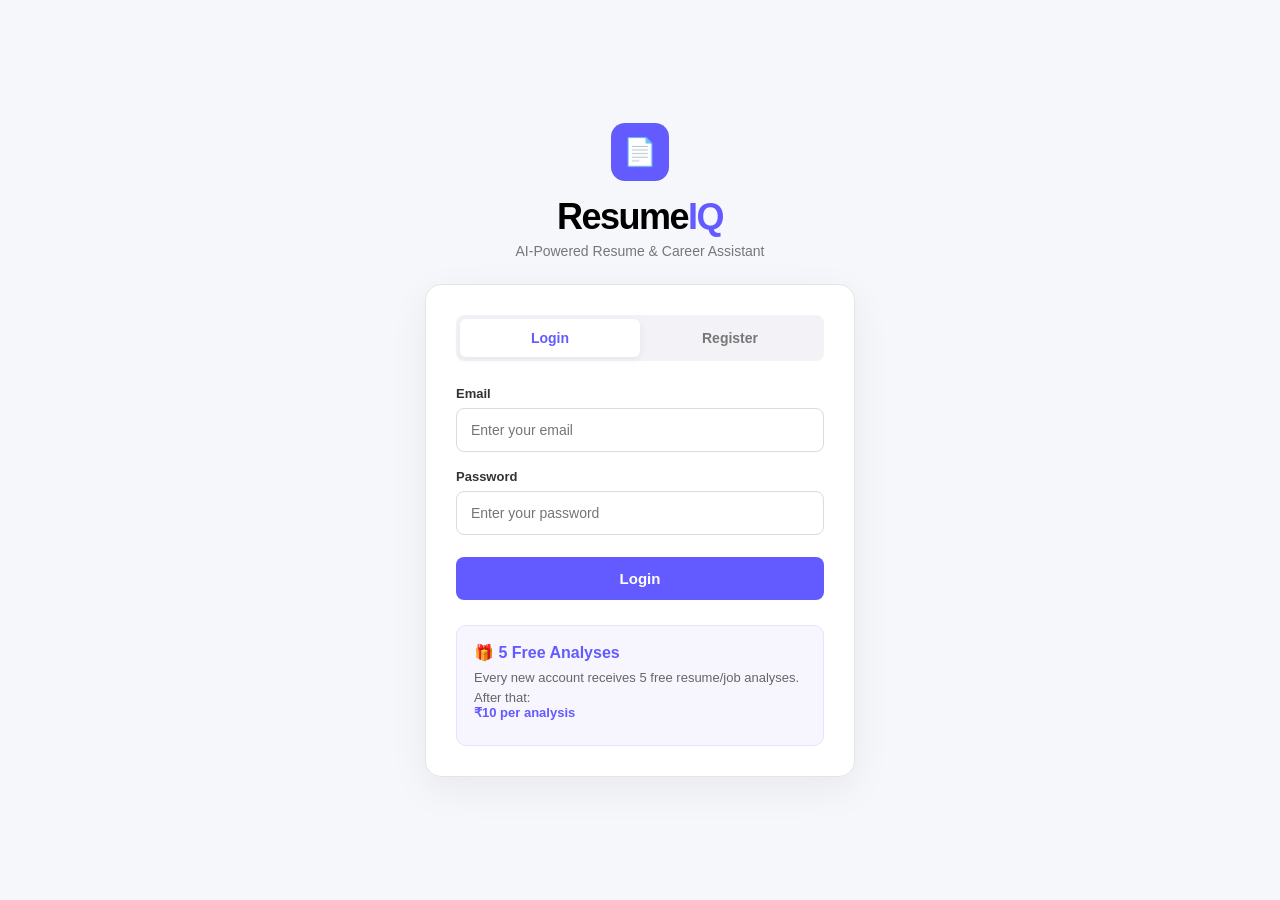
<file: frontend/index.html>
<!DOCTYPE html>
<html lang="en">
<head>
    <meta charset="UTF-8">
    <meta name="viewport" content="width=device-width, initial-scale=1.0">
    <title>ResumeIQ - Resume Analyzer</title>
    <link rel="stylesheet" href="dashboard.css">
</head>
<body>

<header class="navbar">
    <div class="logo">Resume<span>IQ</span></div>

    <div class="nav-right">

    <a href="job.html" class="job-link">
        Job Analyzer
    </a>

    <div class="credit-box">
        <span>Free Credits</span>
        <strong id="freeCredits">-</strong>
    </div>

    <div class="user-menu">
        <span id="userName">User</span>
        <button id="logoutBtn">Logout</button>
    </div>

</div>
</header>

<main>

    <section class="hero-section">
        <div class="hero-content">
            <p class="eyebrow">AI-POWERED RESUME ANALYZER</p>
            <h1>Make your resume<br><span>career-ready.</span></h1>
            <p class="hero-text">
                Upload your resume and get AI-powered ATS analysis,
                resume quality feedback, missing keywords and skill recommendations.
            </p>
        </div>
    </section>

    <section class="upload-section">

        <div class="upload-card">

            <div class="upload-icon">↑</div>

            <h2>Upload Your Resume</h2>

            <p class="upload-description">
                Supported formats: PDF, DOCX, TXT, PNG, JPG, JPEG
            </p>

            <label for="resumeFile" class="file-label">
                Choose Resume
            </label>

            <input
                type="file"
                id="resumeFile"
                accept=".pdf,.docx,.txt,.png,.jpg,.jpeg"
            >

            <p id="fileName" class="file-name">
                No file selected
            </p>

            <button id="analyzeBtn" class="analyze-btn">
                Analyze Resume
            </button>

            <div id="loading" class="loading hidden">
                <div class="spinner"></div>
                <p>Analyzing your resume...</p>
                <span>This may take a few seconds.</span>
            </div>

            <div id="errorMessage" class="error-message hidden"></div>

        </div>

    </section>

    <section id="resultsSection" class="results-section hidden">

        <div class="section-heading">
            <p class="eyebrow">ANALYSIS COMPLETE</p>
            <h2>Your Resume Analysis</h2>
        </div>

        <div class="score-grid">

            <div class="score-card">
                <p>Resume Quality</p>
                <div class="score" id="resumeScore">0</div>
                <span>/ 100</span>
            </div>

            <div class="score-card">
                <p>ATS Score</p>
                <div class="score" id="atsScore">0</div>
                <span>/ 100</span>
            </div>

        </div>

        <div class="result-card">
            <div class="card-header">
                <h3>Candidate Information</h3>
            </div>

            <div class="candidate-grid">

                <div>
                    <label>Name</label>
                    <p id="candidateName">-</p>
                </div>

                <div>
                    <label>Email</label>
                    <p id="candidateEmail">-</p>
                </div>

                <div>
                    <label>Phone</label>
                    <p id="candidatePhone">-</p>
                </div>

                <div>
                    <label>Location</label>
                    <p id="candidateLocation">-</p>
                </div>

            </div>
        </div>

        <div class="two-column">

            <div class="result-card">
                <div class="card-header">
                    <h3>Education</h3>
                </div>

                <ul id="educationList"></ul>
            </div>

            <div class="result-card">
                <div class="card-header">
                    <h3>Experience</h3>
                </div>

                <ul id="experienceList"></ul>
            </div>

        </div>

        <div class="two-column">

            <div class="result-card">
                <div class="card-header">
                    <h3>Technical Skills</h3>
                </div>

                <div id="technicalSkills" class="tag-container"></div>
            </div>

            <div class="result-card">
                <div class="card-header">
                    <h3>Soft Skills</h3>
                </div>

                <div id="softSkills" class="tag-container"></div>
            </div>

        </div>

        <div class="result-card">
            <div class="card-header">
                <h3>Resume Quality</h3>
            </div>

            <div class="feedback-section">

                <div>
                    <h4>Strengths</h4>
                    <ul id="strengthsList"></ul>
                </div>

                <div>
                    <h4>Weaknesses</h4>
                    <ul id="weaknessesList"></ul>
                </div>

                <div>
                    <h4>Suggestions</h4>
                    <ul id="resumeSuggestions"></ul>
                </div>

            </div>
        </div>

        <div class="result-card">
            <div class="card-header">
                <h3>ATS Analysis</h3>
            </div>

            <div class="feedback-section">

                <div>
                    <h4>ATS Issues</h4>
                    <ul id="atsIssues"></ul>
                </div>

                <div>
                    <h4>Keywords Found</h4>
                    <div id="keywordsFound" class="tag-container"></div>
                </div>

                <div>
                    <h4>Missing Keywords</h4>
                    <div id="missingKeywords" class="tag-container"></div>
                </div>

                <div>
                    <h4>ATS Suggestions</h4>
                    <ul id="atsSuggestions"></ul>
                </div>

            </div>
        </div>

        <div class="result-card">
            <div class="card-header">
                <h3>Recommended Skill Upgrades</h3>
            </div>

            <div id="skillUpgrades" class="skills-list"></div>
        </div>

        <div class="analysis-footer">
            <button id="newAnalysisBtn" class="secondary-btn">
                Analyze Another Resume
            </button>
        </div>

    </section>

</main>

<footer>
    <p>ResumeIQ © 2026</p>
</footer>

<script src="dashboard.js"></script>

</body>
</html>
</file>
<file: frontend/dashboard.css>
* {
    margin: 0;
    padding: 0;
    box-sizing: border-box;
}

body {
    font-family: Arial, Helvetica, sans-serif;
    background: #f6f7fb;
    color: #151515;
    line-height: 1.6;
}

.navbar {
    height: 72px;
    padding: 0 7%;
    display: flex;
    align-items: center;
    justify-content: space-between;
    background: #ffffff;
    border-bottom: 1px solid #e8e8e8;
    position: sticky;
    top: 0;
    z-index: 100;
}

.logo {
    font-size: 25px;
    font-weight: 800;
    letter-spacing: -1px;
}

.logo span {
    color: #635bff;
}

.nav-right {
    display: flex;
    align-items: center;
    gap: 25px;
}

.credit-box {
    display: flex;
    gap: 8px;
    align-items: center;
    padding: 8px 14px;
    border: 1px solid #e4e4e4;
    border-radius: 8px;
    background: #fafafa;
}

.credit-box span {
    color: #777;
    font-size: 13px;
}

.credit-box strong {
    color: #635bff;
}

.user-menu {
    display: flex;
    align-items: center;
    gap: 15px;
}

.user-menu span {
    font-weight: 600;
}

.user-menu button {
    border: none;
    background: transparent;
    color: #555;
    cursor: pointer;
    font-size: 14px;
}

.user-menu button:hover {
    color: #635bff;
}

.hero-section {
    max-width: 1000px;
    margin: auto;
    padding: 90px 20px 50px;
    text-align: center;
}

.eyebrow {
    font-size: 12px;
    font-weight: 700;
    letter-spacing: 2px;
    color: #635bff;
    margin-bottom: 15px;
}

.hero-content h1 {
    font-size: 58px;
    line-height: 1.05;
    letter-spacing: -3px;
    margin-bottom: 25px;
}

.hero-content h1 span {
    color: #635bff;
}

.hero-text {
    max-width: 680px;
    margin: auto;
    color: #666;
    font-size: 17px;
}

.upload-section {
    max-width: 850px;
    margin: auto;
    padding: 20px;
}

.upload-card {
    background: white;
    border: 1px solid #e5e5e5;
    border-radius: 16px;
    padding: 55px 30px;
    text-align: center;
    box-shadow: 0 8px 30px rgba(0, 0, 0, 0.04);
}

.upload-icon {
    width: 60px;
    height: 60px;
    margin: auto auto 20px;
    border-radius: 50%;
    display: flex;
    justify-content: center;
    align-items: center;
    background: #f0efff;
    color: #635bff;
    font-size: 30px;
}

.upload-card h2 {
    font-size: 27px;
    margin-bottom: 8px;
}

.upload-description {
    color: #777;
    margin-bottom: 25px;
}

input[type="file"] {
    display: none;
}

.file-label {
    display: inline-block;
    padding: 12px 22px;
    border-radius: 8px;
    background: #151515;
    color: white;
    cursor: pointer;
    font-weight: 600;
}

.file-label:hover {
    background: #333;
}

.file-name {
    margin: 15px 0;
    color: #777;
    font-size: 14px;
}

.analyze-btn {
    width: 100%;
    max-width: 320px;
    padding: 14px 20px;
    border: none;
    border-radius: 8px;
    background: #635bff;
    color: white;
    font-size: 15px;
    font-weight: 700;
    cursor: pointer;
}

.analyze-btn:hover {
    background: #5148e8;
}

.analyze-btn:disabled {
    opacity: 0.6;
    cursor: not-allowed;
}

.loading {
    margin-top: 25px;
}

.spinner {
    width: 28px;
    height: 28px;
    margin: auto;
    border: 3px solid #ddd;
    border-top-color: #635bff;
    border-radius: 50%;
    animation: spin 0.8s linear infinite;
}

.loading p {
    margin-top: 12px;
    font-weight: 600;
}

.loading span {
    color: #777;
    font-size: 13px;
}

@keyframes spin {
    to {
        transform: rotate(360deg);
    }
}

.error-message {
    margin: 20px auto 0;
    max-width: 500px;
    padding: 12px 15px;
    background: #fff1f1;
    border: 1px solid #ffd1d1;
    color: #c62828;
    border-radius: 8px;
    font-size: 14px;
}

.results-section {
    max-width: 1100px;
    margin: 70px auto;
    padding: 0 20px;
}

.section-heading {
    text-align: center;
    margin-bottom: 35px;
}

.section-heading h2 {
    font-size: 36px;
    letter-spacing: -1px;
}

.score-grid {
    display: grid;
    grid-template-columns: repeat(2, 1fr);
    gap: 20px;
    margin-bottom: 25px;
}

.score-card {
    background: white;
    border: 1px solid #e5e5e5;
    border-radius: 14px;
    padding: 30px;
    text-align: center;
}

.score-card p {
    color: #666;
    font-weight: 600;
}

.score {
    font-size: 55px;
    font-weight: 800;
    color: #635bff;
    line-height: 1.1;
    display: inline-block;
    margin-top: 8px;
}

.score-card > span {
    color: #999;
}

.result-card {
    background: white;
    border: 1px solid #e5e5e5;
    border-radius: 14px;
    padding: 28px;
    margin-bottom: 20px;
}

.card-header {
    margin-bottom: 20px;
    border-bottom: 1px solid #eee;
    padding-bottom: 14px;
}

.card-header h3 {
    font-size: 20px;
}

.candidate-grid {
    display: grid;
    grid-template-columns: repeat(2, 1fr);
    gap: 22px;
}

.candidate-grid label {
    display: block;
    color: #888;
    font-size: 12px;
    margin-bottom: 4px;
    text-transform: uppercase;
    letter-spacing: 0.5px;
}

.candidate-grid p {
    font-weight: 600;
}

.two-column {
    display: grid;
    grid-template-columns: repeat(2, 1fr);
    gap: 20px;
}

.result-card ul {
    padding-left: 20px;
}

.result-card li {
    margin-bottom: 9px;
    color: #555;
}

.tag-container {
    display: flex;
    flex-wrap: wrap;
    gap: 9px;
}

.tag {
    display: inline-block;
    padding: 6px 11px;
    background: #f0efff;
    color: #4e47c7;
    border-radius: 6px;
    font-size: 13px;
    font-weight: 600;
}

.feedback-section {
    display: grid;
    gap: 25px;
}

.feedback-section h4 {
    margin-bottom: 10px;
    font-size: 15px;
}

.skills-list {
    display: grid;
    gap: 14px;
}

.skill-upgrade {
    padding: 18px;
    background: #fafafa;
    border: 1px solid #e7e7e7;
    border-radius: 10px;
}

.skill-top {
    display: flex;
    justify-content: space-between;
    align-items: center;
    gap: 15px;
    margin-bottom: 8px;
}

.skill-top h4 {
    font-size: 17px;
}

.skill-upgrade p {
    color: #666;
    font-size: 14px;
}

.priority {
    padding: 4px 9px;
    border-radius: 5px;
    font-size: 11px;
    font-weight: 700;
}

.priority.high {
    background: #ffe7e7;
    color: #c62828;
}

.priority.medium {
    background: #fff3d9;
    color: #9a6800;
}

.priority.low {
    background: #e7f7ec;
    color: #237a3b;
}

.analysis-footer {
    text-align: center;
    margin-top: 35px;
}

.secondary-btn {
    padding: 12px 22px;
    border: 1px solid #ddd;
    background: white;
    border-radius: 8px;
    cursor: pointer;
    font-weight: 600;
}

.secondary-btn:hover {
    border-color: #635bff;
    color: #635bff;
}

footer {
    margin-top: 80px;
    padding: 30px;
    text-align: center;
    color: #888;
    border-top: 1px solid #e5e5e5;
}

.hidden {
    display: none !important;
}

@media (max-width: 700px) {

    .navbar {
        padding: 0 20px;
    }

    .nav-right {
        gap: 10px;
    }

    .credit-box span {
        display: none;
    }

    .user-menu span {
        display: none;
    }

    .hero-section {
        padding-top: 60px;
    }

    .hero-content h1 {
        font-size: 42px;
    }

    .score-grid,
    .two-column,
    .candidate-grid {
        grid-template-columns: 1fr;
    }

    .results-section {
        margin-top: 45px;
    }
    .job-link {
    color: #635bff;
    text-decoration: none;
    font-weight: 600;
    margin-right: 20px;
}

.job-link:hover {
    color: #5148e5;
}
}
</file>
<file: frontend/job.css>
* {
    box-sizing: border-box;
    margin: 0;
    padding: 0;
}

body {
    font-family: Arial, sans-serif;
    background: #f5f6fb;
    color: #111827;
}

.navbar {
    height: 68px;
    background: white;
    border-bottom: 1px solid #e5e7eb;
    display: flex;
    align-items: center;
    justify-content: space-between;
    padding: 0 6%;
    position: sticky;
    top: 0;
    z-index: 10;
}

.logo {
    font-size: 25px;
    font-weight: 800;
}

.logo span {
    color: #635bff;
}

.nav-right {
    display: flex;
    align-items: center;
    gap: 22px;
}

.nav-right a {
    text-decoration: none;
    color: #4b5563;
    font-weight: 600;
}

.credits {
    border: 1px solid #e5e7eb;
    padding: 10px 16px;
    border-radius: 10px;
    color: #6b7280;
}

.credits strong {
    color: #635bff;
}

#userName {
    font-weight: 700;
}

#logoutBtn {
    border: none;
    background: transparent;
    color: #ef4444;
    font-weight: 600;
    cursor: pointer;
}

.page {
    max-width: 1100px;
    margin: auto;
    padding: 70px 25px;
}

.hero {
    text-align: center;
    margin-bottom: 45px;
}

.eyebrow {
    color: #635bff;
    font-size: 13px;
    font-weight: 800;
    letter-spacing: 3px;
    margin-bottom: 14px;
}

.hero h1 {
    font-size: 46px;
    margin-bottom: 18px;
}

.hero p:last-child {
    max-width: 650px;
    margin: auto;
    color: #6b7280;
    line-height: 1.7;
    font-size: 17px;
}

.analyzer-card {
    background: white;
    border: 1px solid #e5e7eb;
    border-radius: 20px;
    padding: 38px;
    box-shadow: 0 12px 35px rgba(0, 0, 0, 0.05);
}

.section-header {
    margin-bottom: 20px;
}

.section-header h2 {
    font-size: 22px;
    margin-bottom: 8px;
}

.section-header p {
    color: #6b7280;
}

.upload-area {
    margin-bottom: 35px;
}

.upload-box {
    display: block;
    border: 2px dashed #c7c9d9;
    border-radius: 15px;
    padding: 35px;
    text-align: center;
    cursor: pointer;
    transition: 0.2s;
}

.upload-box:hover {
    border-color: #635bff;
    background: #fafaff;
}

.upload-icon {
    font-size: 40px;
    margin-bottom: 10px;
}

.upload-box h3 {
    margin-bottom: 8px;
}

.upload-box p {
    color: #6b7280;
}

.job-heading {
    margin-top: 20px;
}

textarea {
    width: 100%;
    min-height: 300px;
    resize: vertical;
    border: 1px solid #d1d5db;
    border-radius: 12px;
    padding: 18px;
    font-size: 15px;
    line-height: 1.6;
    outline: none;
    font-family: inherit;
}

textarea:focus {
    border-color: #635bff;
    box-shadow: 0 0 0 3px rgba(99, 91, 255, 0.1);
}

.analyze-button {
    width: 100%;
    margin-top: 25px;
    border: none;
    border-radius: 10px;
    padding: 16px;
    background: #635bff;
    color: white;
    font-size: 17px;
    font-weight: 700;
    cursor: pointer;
}

.analyze-button:hover {
    background: #5148e5;
}

.analyze-button:disabled {
    opacity: 0.6;
    cursor: not-allowed;
}

.error {
    margin-top: 20px;
    padding: 14px;
    border-radius: 10px;
    background: #fee2e2;
    color: #b91c1c;
}

.loading {
    text-align: center;
    margin-top: 25px;
    color: #6b7280;
}

.spinner {
    width: 35px;
    height: 35px;
    border: 4px solid #e5e7eb;
    border-top-color: #635bff;
    border-radius: 50%;
    animation: spin 0.8s linear infinite;
    margin: auto auto 12px;
}

@keyframes spin {
    to {
        transform: rotate(360deg);
    }
}

.results-section {
    margin-top: 70px;
}

.results-heading {
    text-align: center;
    margin-bottom: 35px;
}

.results-heading h2 {
    font-size: 38px;
}

.match-score-card {
    background: white;
    border: 1px solid #e5e7eb;
    border-radius: 20px;
    text-align: center;
    padding: 40px;
    margin-bottom: 25px;
}

.match-score-card > p:first-child {
    color: #6b7280;
    font-size: 18px;
    font-weight: 600;
}

.match-score {
    margin: 15px 0;
    color: #635bff;
}

.match-score span {
    font-size: 75px;
    font-weight: 800;
}

.match-score small {
    font-size: 20px;
    color: #9ca3af;
}

#matchSummary {
    color: #6b7280;
}

.result-card {
    background: white;
    border: 1px solid #e5e7eb;
    border-radius: 18px;
    padding: 28px;
    margin-bottom: 22px;
}

.result-card h3 {
    margin-bottom: 20px;
    font-size: 21px;
}

.tags {
    display: flex;
    flex-wrap: wrap;
    gap: 10px;
}

.tag {
    padding: 8px 13px;
    border-radius: 20px;
    background: #eef2ff;
    color: #4f46e5;
    font-size: 14px;
    font-weight: 600;
}

.result-card ul {
    padding-left: 20px;
}

.result-card li {
    margin-bottom: 10px;
    line-height: 1.6;
    color: #4b5563;
}

.two-column {
    display: grid;
    grid-template-columns: 1fr 1fr;
    gap: 22px;
}

.skill-upgrade {
    border: 1px solid #e5e7eb;
    border-radius: 12px;
    padding: 18px;
    margin-bottom: 12px;
}

.skill-top {
    display: flex;
    justify-content: space-between;
    gap: 15px;
    margin-bottom: 8px;
}

.skill-top h4 {
    font-size: 17px;
}

.skill-upgrade p {
    color: #6b7280;
    line-height: 1.5;
}

.priority {
    padding: 5px 9px;
    border-radius: 8px;
    font-size: 12px;
    font-weight: 700;
}

.priority.high {
    background: #fee2e2;
    color: #b91c1c;
}

.priority.medium {
    background: #fef3c7;
    color: #92400e;
}

.priority.low {
    background: #dcfce7;
    color: #166534;
}

.secondary-button {
    width: 100%;
    padding: 15px;
    border: 1px solid #635bff;
    background: white;
    color: #635bff;
    border-radius: 10px;
    font-weight: 700;
    cursor: pointer;
    margin-top: 10px;
}

.hidden {
    display: none !important;
}

@media (max-width: 800px) {

    .navbar {
        padding: 0 20px;
    }

    .nav-right {
        gap: 10px;
    }

    .nav-right a,
    #userName {
        display: none;
    }

    .page {
        padding: 45px 15px;
    }

    .hero h1 {
        font-size: 35px;
    }

    .analyzer-card {
        padding: 22px;
    }

    .two-column {
        grid-template-columns: 1fr;
    }
}
</file>
<file: frontend/login.css>
* {
    margin: 0;
    padding: 0;
    box-sizing: border-box;
}

body {
    font-family: Arial, Helvetica, sans-serif;
}

.auth-page {
    min-height: 100vh;
    display: flex;
    justify-content: center;
    align-items: center;
    background: #f6f7fb;
    padding: 30px 20px;
}

.auth-container {
    width: 100%;
    max-width: 430px;
}

.brand {
    text-align: center;
    margin-bottom: 25px;
}

.brand-icon {
    width: 58px;
    height: 58px;
    margin: 0 auto 15px;
    display: flex;
    align-items: center;
    justify-content: center;
    background: #635bff;
    border-radius: 14px;
    font-size: 27px;
}

.brand h1 {
    font-size: 36px;
    letter-spacing: -1.5px;
    margin-bottom: 5px;
}

.brand h1 span {
    color: #635bff;
}

.brand p {
    color: #777;
    font-size: 14px;
}

.auth-card {
    background: white;
    border: 1px solid #e5e5e5;
    border-radius: 16px;
    padding: 30px;
    box-shadow: 0 12px 40px rgba(0, 0, 0, 0.06);
}

.auth-tabs {
    display: grid;
    grid-template-columns: 1fr 1fr;
    background: #f3f3f7;
    border-radius: 8px;
    padding: 4px;
    margin-bottom: 25px;
}

.auth-tab {
    border: none;
    background: transparent;
    padding: 11px;
    border-radius: 6px;
    cursor: pointer;
    font-size: 14px;
    font-weight: 600;
    color: #777;
}

.auth-tab.active {
    background: white;
    color: #635bff;
    box-shadow: 0 2px 8px rgba(0, 0, 0, 0.06);
}

form {
    display: flex;
    flex-direction: column;
}

label {
    margin-bottom: 7px;
    font-size: 13px;
    font-weight: 600;
    color: #333;
}

input {
    width: 100%;
    padding: 13px 14px;
    margin-bottom: 17px;
    border: 1px solid #dcdcdc;
    border-radius: 8px;
    outline: none;
    font-size: 14px;
    background: white;
}

input:focus {
    border-color: #635bff;
    box-shadow: 0 0 0 3px rgba(99, 91, 255, 0.1);
}

.primary-button {
    border: none;
    border-radius: 8px;
    padding: 13px;
    background: #635bff;
    color: white;
    font-size: 15px;
    font-weight: 700;
    cursor: pointer;
    margin-top: 5px;
}

.primary-button:hover {
    background: #5148e8;
}

.primary-button:disabled {
    opacity: 0.6;
    cursor: not-allowed;
}

.free-credit-box {
    margin-top: 25px;
    padding: 17px;
    border-radius: 10px;
    background: #f7f6ff;
    border: 1px solid #e5e2ff;
}

.free-credit-box strong:first-child {
    display: block;
    color: #635bff;
    margin-bottom: 8px;
}

.free-credit-box p {
    color: #666;
    font-size: 13px;
    margin-top: 5px;
}

#message {
    min-height: 0;
}

.message {
    padding: 11px 13px;
    margin-bottom: 18px;
    border-radius: 7px;
    font-size: 13px;
}

.message.success {
    background: #eaf8ef;
    color: #237a3b;
    border: 1px solid #ccebd6;
}

.message.error {
    background: #fff0f0;
    color: #c62828;
    border: 1px solid #ffd0d0;
}

.hidden {
    display: none !important;
}

@media (max-width: 500px) {

    .auth-page {
        padding: 20px 15px;
    }

    .auth-card {
        padding: 22px;
    }

    .brand h1 {
        font-size: 32px;
    }
}
</file>
